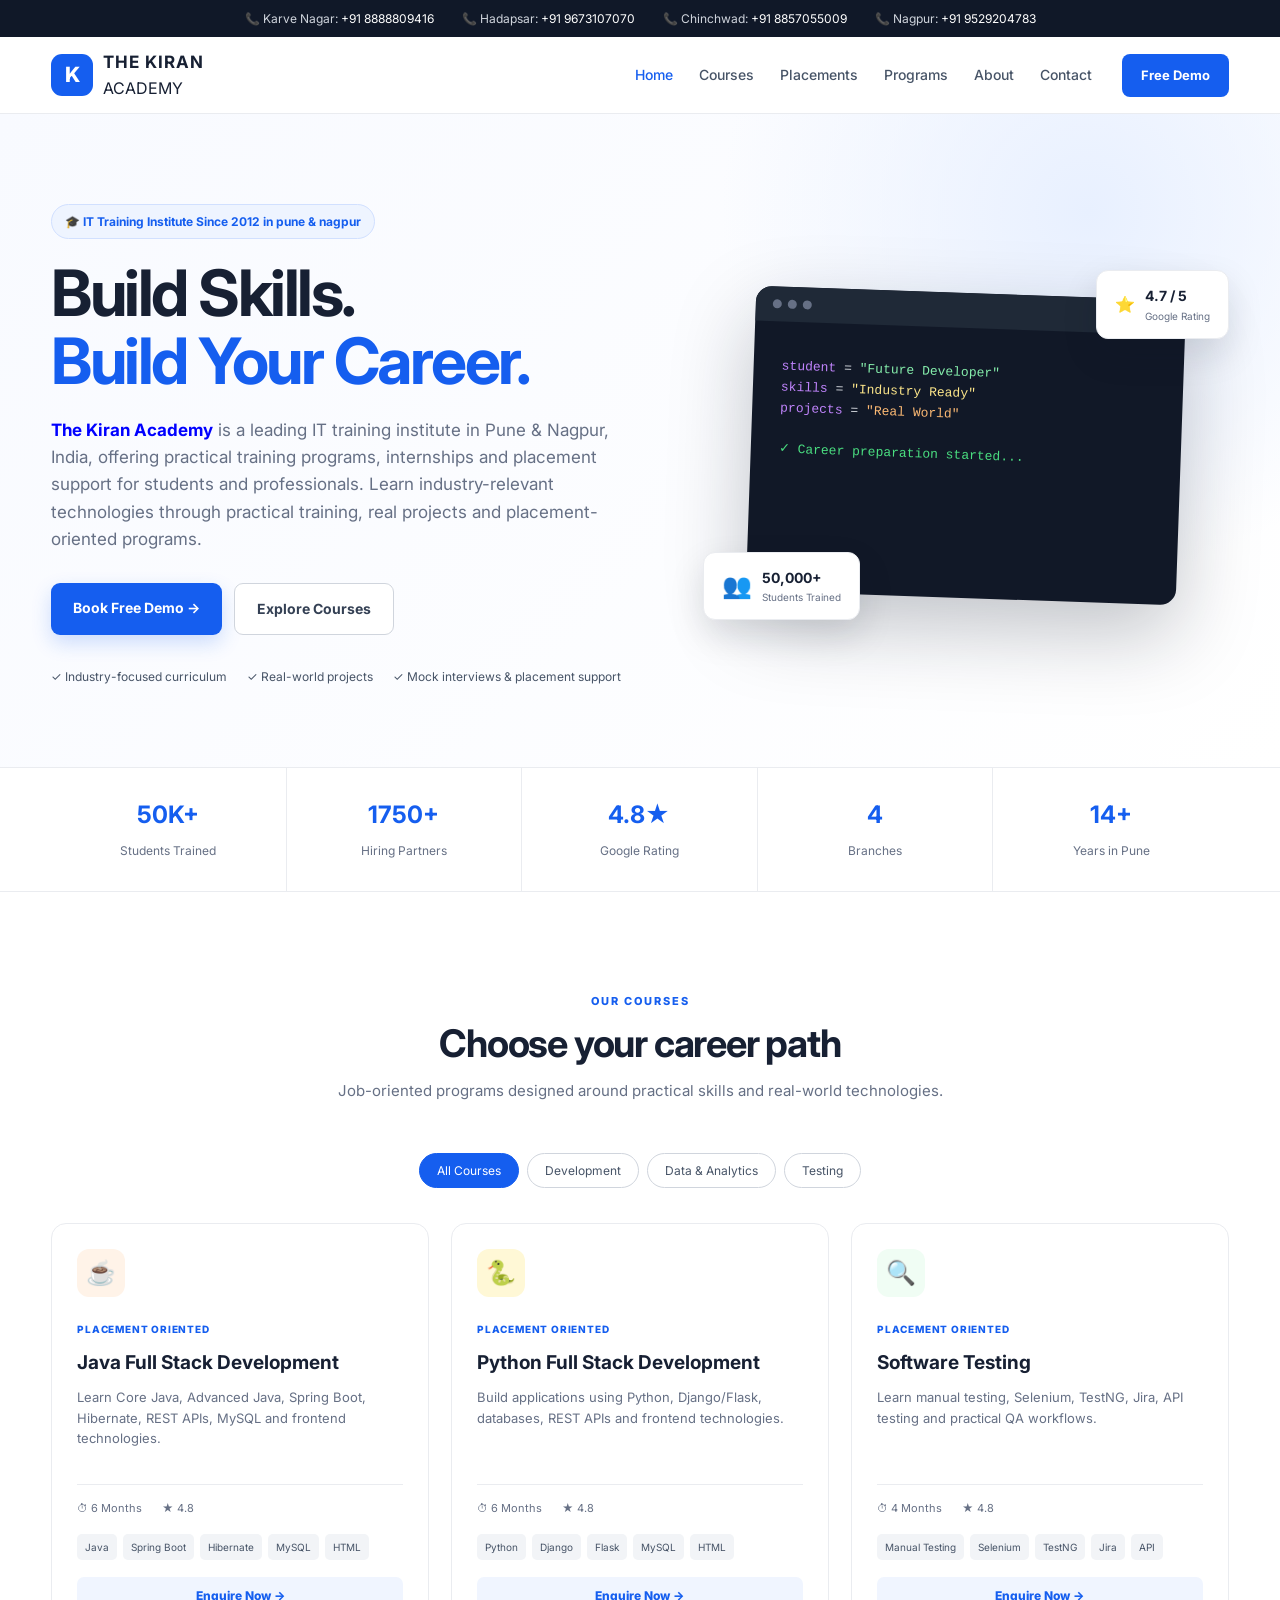
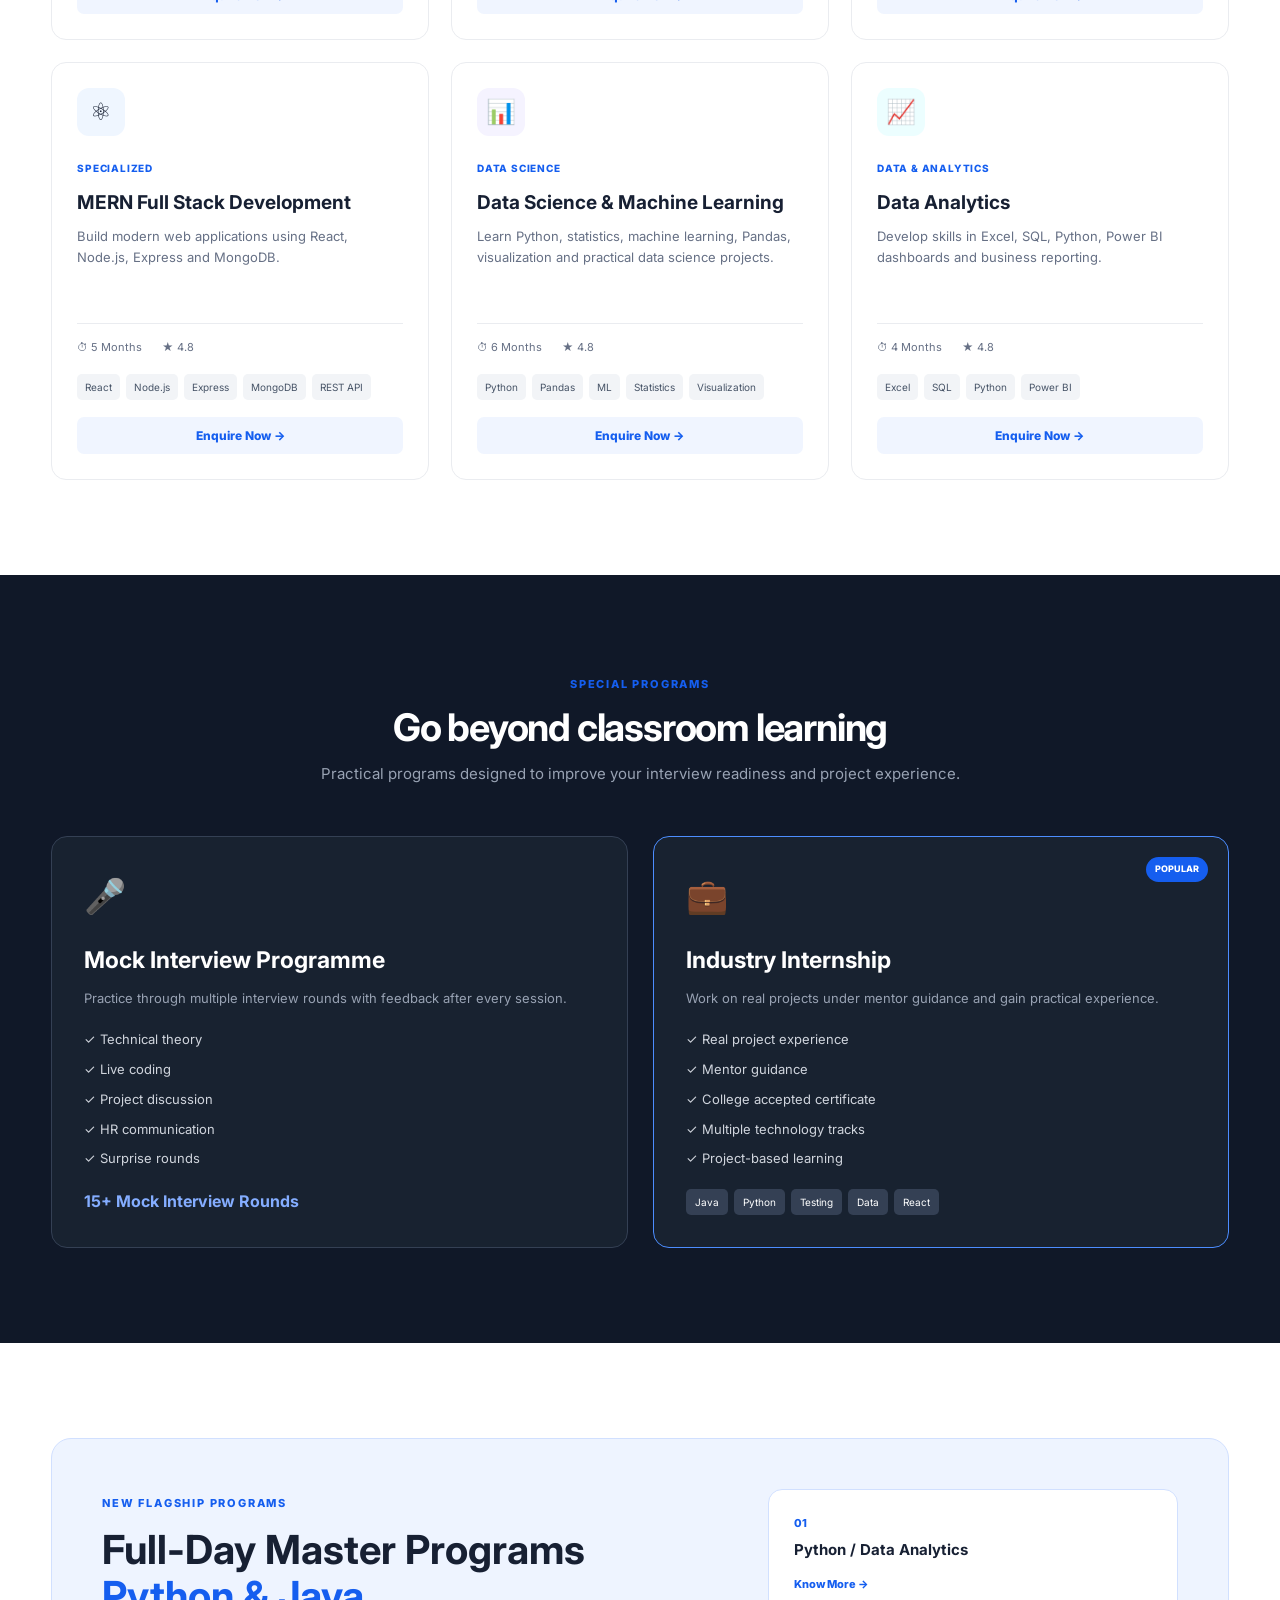
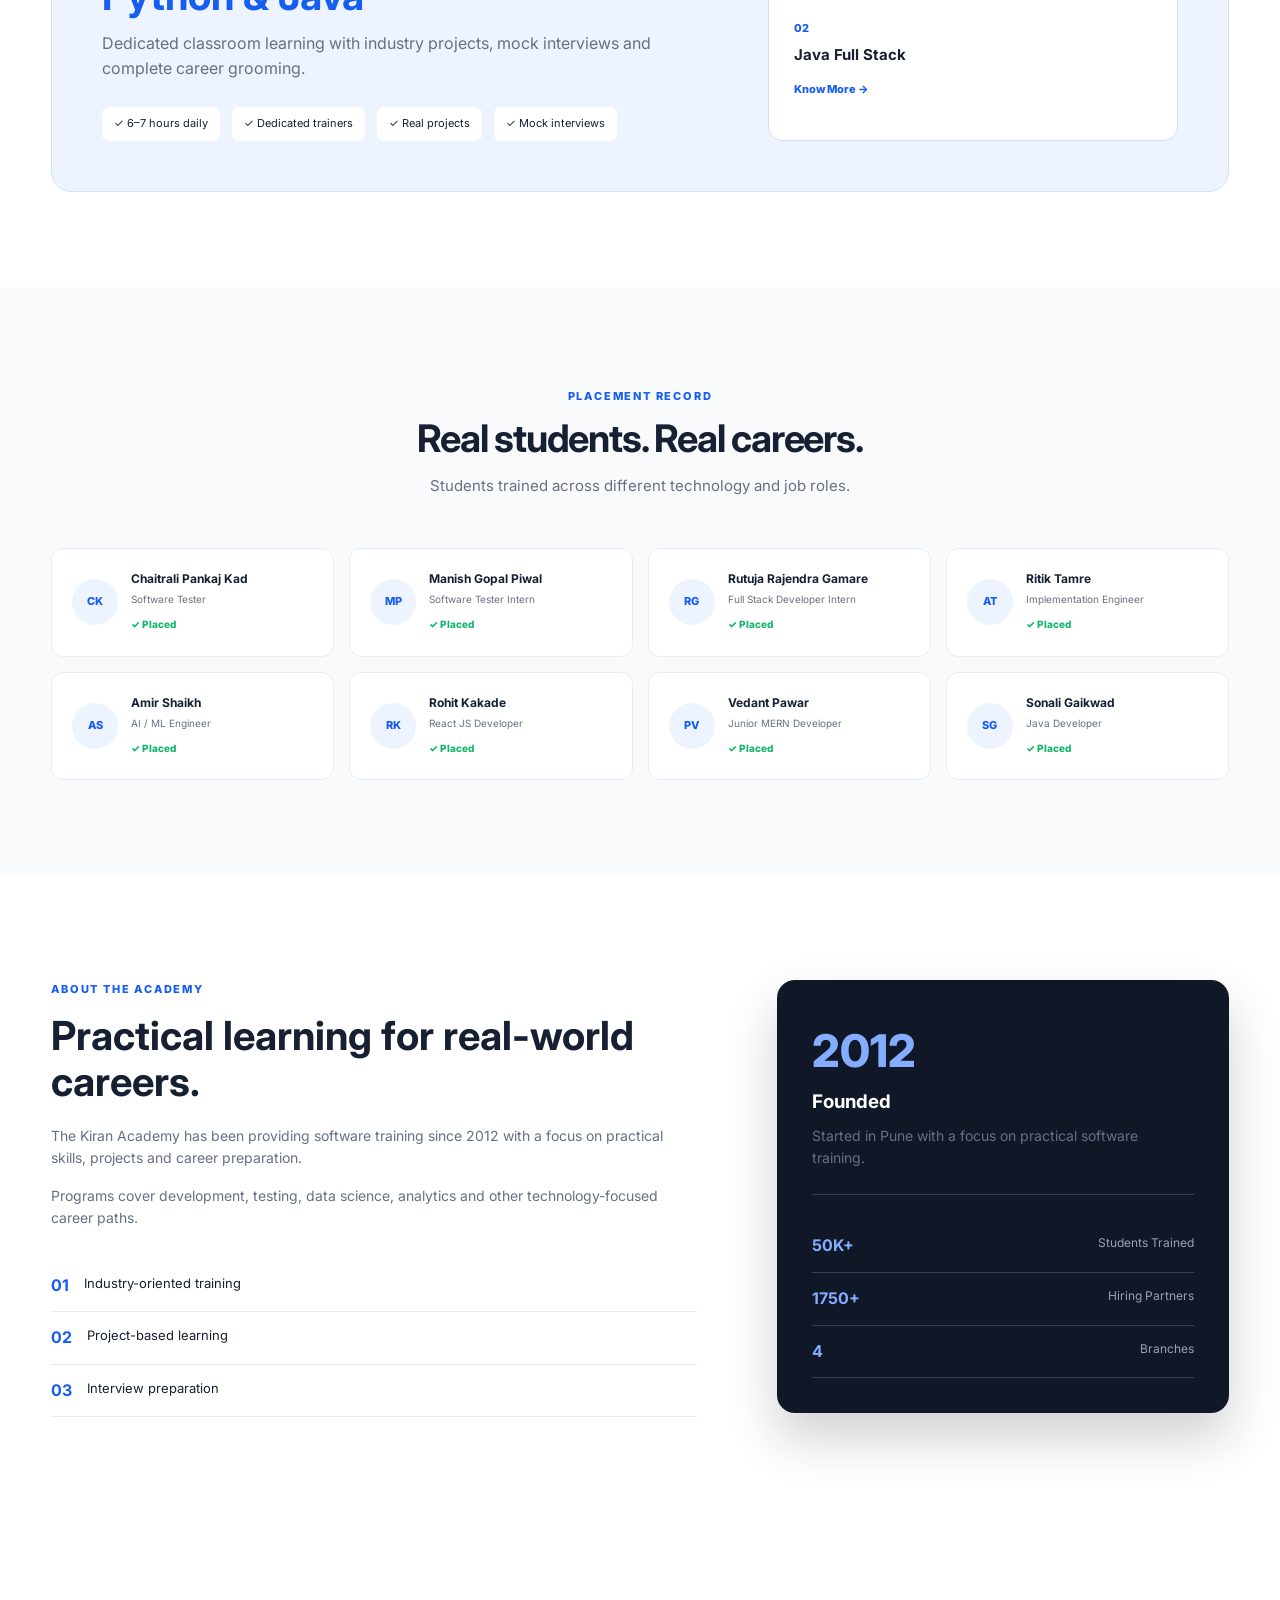
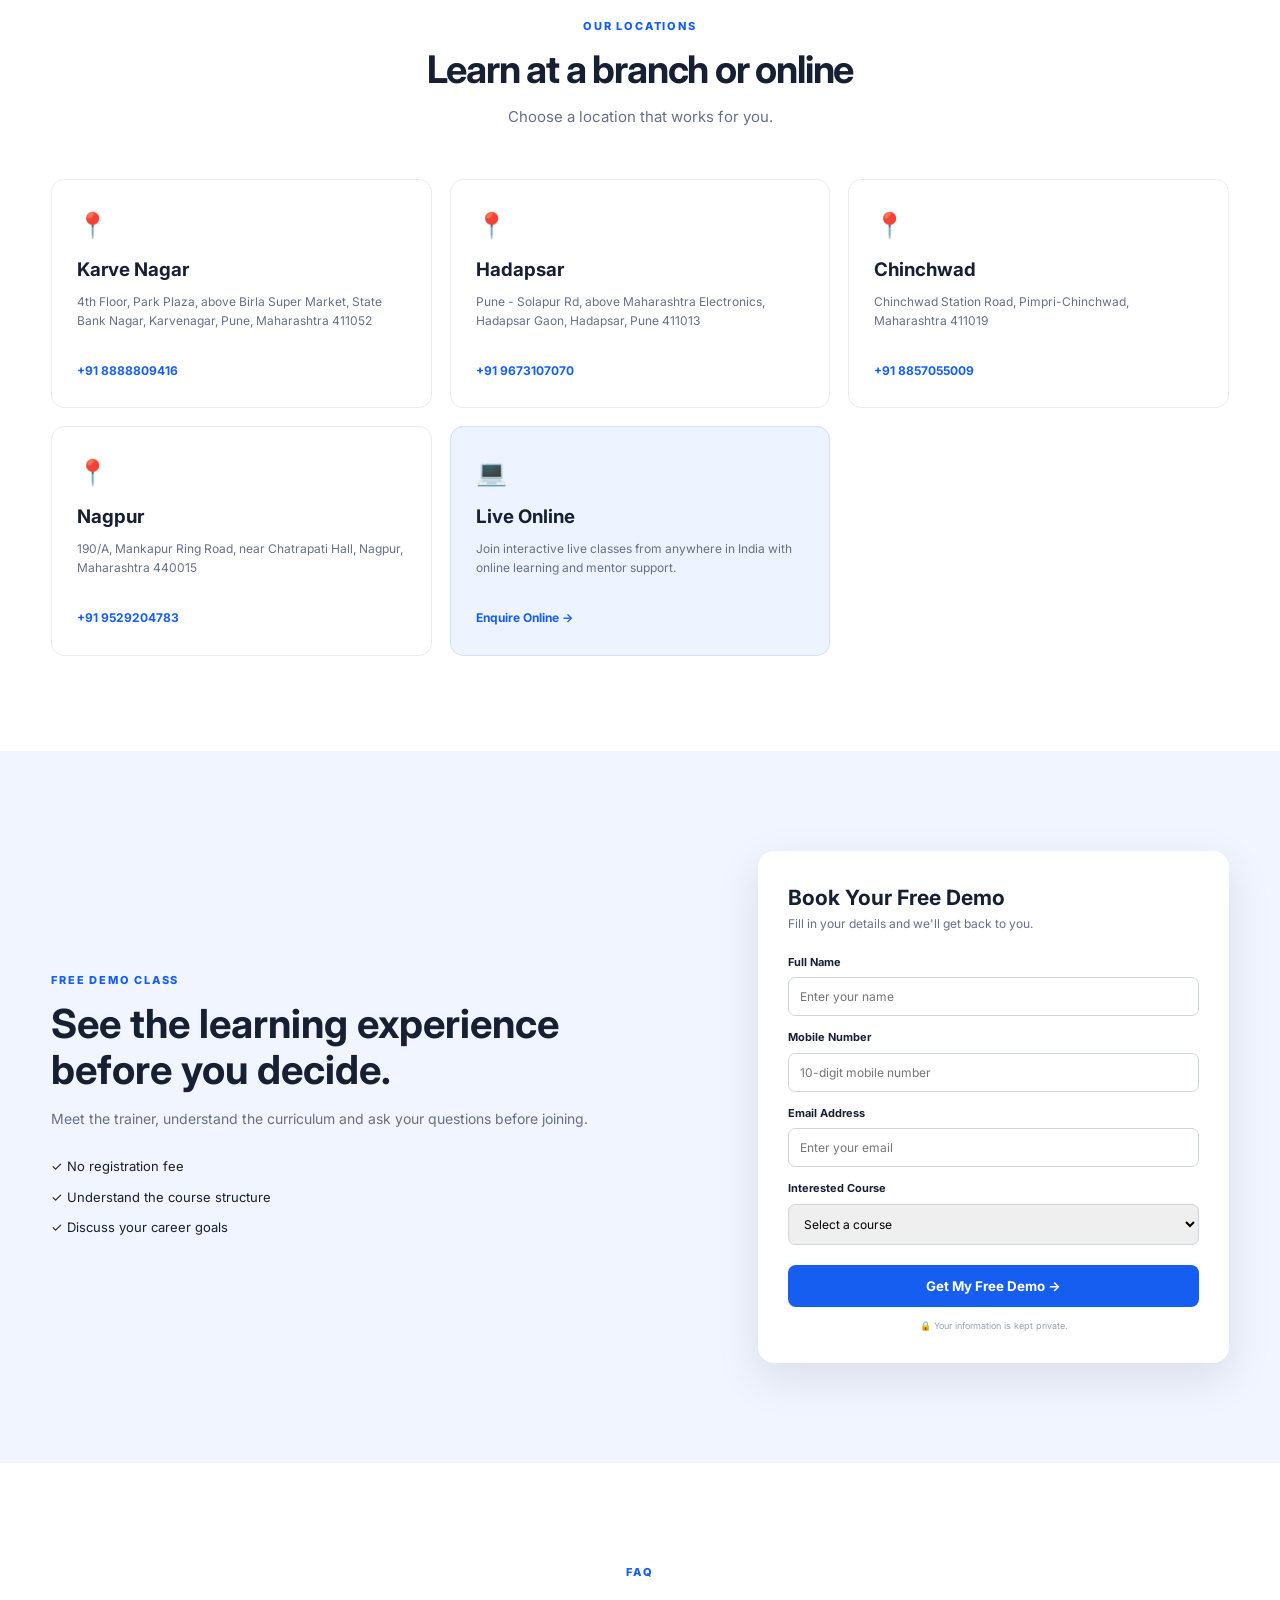
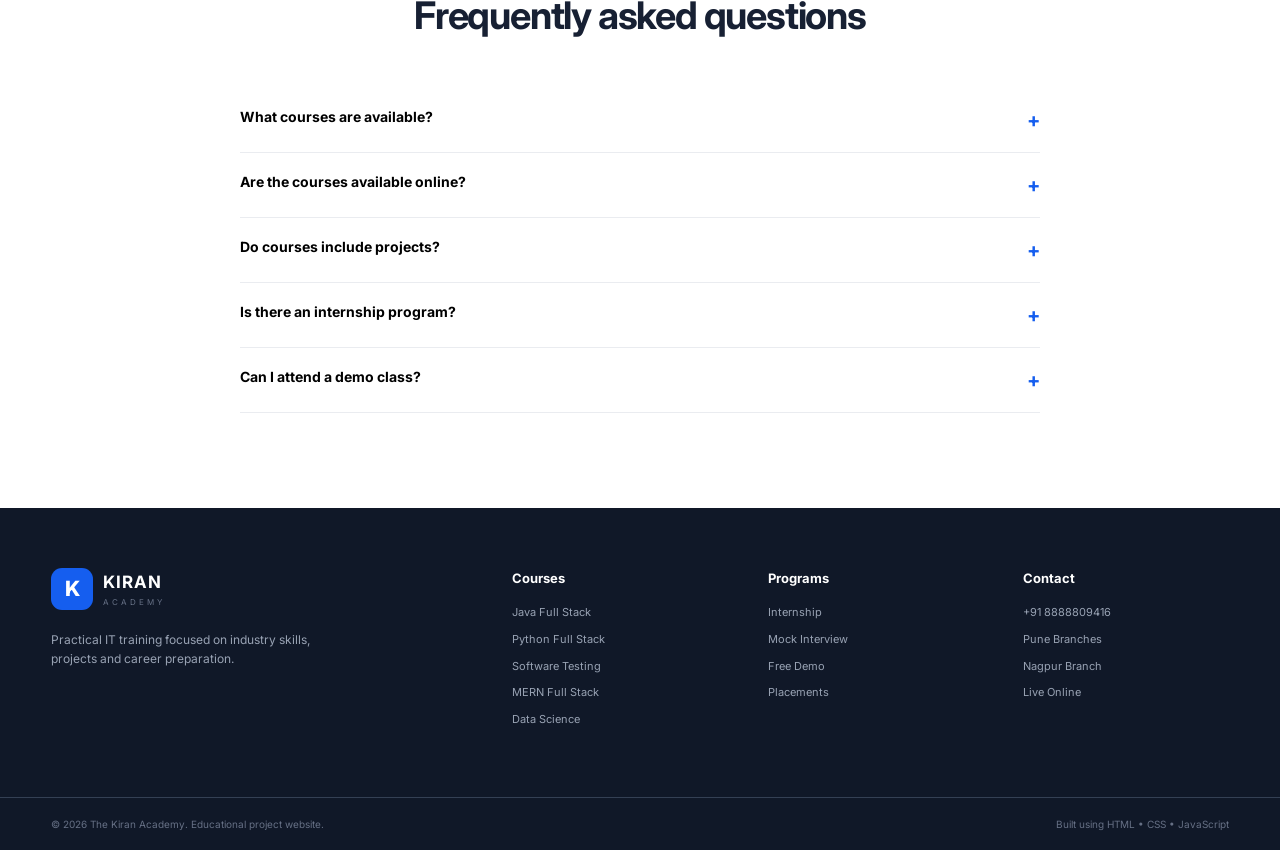
<file: kiran-academy-clone/index.html>
<!DOCTYPE html>
<html lang="en">

<head>
    <meta charset="UTF-8">

    <meta name="viewport"
        content="width=device-width, initial-scale=1.0">

    <title>The Kiran Academy | IT Training & Placement</title>

    <meta name="description"
        content="Career-focused IT training programs, internships and placement support.">

    <link rel="stylesheet" href="style.css">

    <!-- Google Font -->
    <link rel="preconnect" href="https://fonts.googleapis.com">
    <link rel="preconnect" href="https://fonts.gstatic.com" crossorigin>

    <link href="https://fonts.googleapis.com/css2?family=Inter:wght@400;500;600;700;800&display=swap"
        rel="stylesheet">

</head>

<body>

    <!-- ================= TOP BAR ================= -->

    <div class="top-bar">

        <div class="container top-content">

            <div>
                📞 Karve Nagar:
                <a href="tel:+918888809416">
                    +91 8888809416
                </a>
            </div>

            <div>
                📞 Hadapsar:
                <a href="tel:+919673107070">
                    +91 9673107070
                </a>
            </div>

            <div>
                📞 Chinchwad:
                <a href="tel:+918857055009">
                    +91 8857055009
                </a>
            </div>

            <div>
                📞 Nagpur:
                <a href="tel:+919529204783">
                    +91 9529204783
                </a>
            </div>

        </div>

    </div>


    <!-- ================= NAVBAR ================= -->

    <header class="navbar">

        <div class="container nav-container">

            <a href="#" class="logo">
                <span class="logo-icon">K</span>

                <div>
                    <strong><b style="color: red;"></b> THE KIRAN</strong>
                    <b style ="color:blue"></b> ACADEMY
                </div>
            </a>

            <nav id="navMenu">

                <a href="#home">Home</a>
                <a href="#courses">Courses</a>
                <a href="#placements">Placements</a>
                <a href="#programs">Programs</a>
                <a href="#about">About</a>
                <a href="#contact">Contact</a>

            </nav>

            <a href="#demo" class="nav-button">
                Free Demo
            </a>

            <button class="menu-button" id="menuButton">
                ☰
            </button>

        </div>

    </header>

    <!-- ================= HERO ================= -->

    <main>

        <section class="hero" id="home">

            <div class="container hero-grid">

                <div class="hero-content">

                    <span class="badge">🎓 IT Training Institute Since 2012 in pune & nagpur </span>
                    <h1>
                        Build Skills.
                        <span>Build Your Career.</span>
                    </h1>

                    <p><b style="color:blue;font-weight:bold"> The Kiran Academy</style></b> 
                        is a leading IT training institute in Pune & Nagpur, India, offering practical training programs,
                         internships and placement support for students and professionals.
                        Learn industry-relevant technologies through
                        practical training, real projects and
                        placement-oriented programs. 
                    </p>


                    <div class="hero-buttons">

                        <a href="#demo" class="btn primary">
                            Book Free Demo →
                        </a>

                        <a href="#courses" class="btn secondary">
                            Explore Courses
                        </a>

                    </div>

                    <div class="hero-points">

                        <div>
                            ✓ Industry-focused curriculum
                        </div>

                        <div>
                            ✓ Real-world projects
                        </div>

                        <div>
                            ✓ Mock interviews & placement support
                        </div>

                    </div>

                </div>

                <!-- HERO CARD -->

                <div class="hero-card">

                    <div class="floating-card top">
                        <span>⭐</span>
                        <div>
                            <strong>4.7 / 5</strong>
                            <small>Google Rating</small>
                        </div>
                    </div>

                    <div class="code-window">

                        <div class="window-header">
                            <span></span>
                            <span></span>
                            <span></span>
                        </div>

                        <div class="code-body">

                            <p>
                                <span class="purple">student</span>
                                =
                                <span class="green">"Future Developer"</span>
                            </p>

                            <p>
                                <span class="purple">skills</span>
                                =
                                <span class="yellow">"Industry Ready"</span>
                            </p>

                            <p>
                                <span class="purple">projects</span>
                                =
                                <span class="orange">"Real World"</span>
                            </p>

                            <br>

                            <p class="success">
                                ✓ Career preparation started...
                            </p>

                        </div>

                    </div>


                    <div class="floating-card bottom">

                        <span class="people-icon">
                            👥
                        </span>

                        <div>
                            <strong>50,000+</strong>
                            <small>Students Trained</small>
                        </div>

                    </div>

                </div>

            </div>

        </section>

        <!-- ================= STATS ================= -->

        <section class="stats">

            <div class="container stats-grid">

                <div class="stat">
                    <strong>50K+</strong>
                    <span>Students Trained</span>
                </div>

                <div class="stat">
                    <strong>1750+</strong>
                    <span>Hiring Partners</span>
                </div>

                <div class="stat">
                    <strong>4.8★</strong>
                    <span>Google Rating</span>
                </div>

                <div class="stat">
                    <strong>4</strong>
                    <span>Branches</span>
                </div>

                <div class="stat">
                    <strong>14+</strong>
                    <span>Years in Pune</span>
                </div>

            </div>

        </section>

        <!-- ================= COURSES ================= -->

        <section class="section" id="courses">

            <div class="container">

                <div class="section-heading">

                    <span class="section-label">
                        OUR COURSES
                    </span>

                    <h2>
                        Choose your career path
                    </h2>

                    <p>
                        Job-oriented programs designed around
                        practical skills and real-world technologies.
                    </p>

                </div>

                <!-- FILTER BUTTONS -->

                <div class="filters">

                    <button class="filter active"
                        data-filter="all">
                        All Courses
                    </button>

                    <button class="filter"
                        data-filter="development">
                        Development
                    </button>

                    <button class="filter"
                        data-filter="data">
                        Data & Analytics
                    </button>

                    <button class="filter"
                        data-filter="testing">
                        Testing
                    </button>

                </div>

                <div class="course-grid">

                    <!-- JAVA -->

                    <article class="course-card"
                        data-category="development">

                        <div class="course-icon java">
                            ☕
                        </div>

                        <span class="course-tag">
                            Placement Oriented
                        </span>

                        <h3>
                            Java Full Stack Development
                        </h3>

                        <p>
                            Learn Core Java, Advanced Java,
                            Spring Boot, Hibernate, REST APIs,
                            MySQL and frontend technologies.
                        </p>

                        <div class="course-info">

                            <span>⏱ 6 Months</span>
                            <span>★ 4.8</span>

                        </div>

                        <div class="skills">

                            <span>Java</span>
                            <span>Spring Boot</span>
                            <span>Hibernate</span>
                            <span>MySQL</span>
                            <span>HTML</span>

                        </div>

                        <button class="course-button"
                            onclick="openEnquiry('Java Full Stack Development')">

                            Enquire Now →

                        </button>

                    </article>

                    <!-- PYTHON -->

                    <article class="course-card"
                        data-category="development">

                        <div class="course-icon python">
                            🐍
                        </div>

                        <span class="course-tag">
                            Placement Oriented
                        </span>

                        <h3>
                            Python Full Stack Development
                        </h3>

                        <p>
                            Build applications using Python,
                            Django/Flask, databases, REST APIs
                            and frontend technologies.
                        </p>

                        <div class="course-info">

                            <span>⏱ 6 Months</span>
                            <span>★ 4.8</span>

                        </div>

                        <div class="skills">

                            <span>Python</span>
                            <span>Django</span>
                            <span>Flask</span>
                            <span>MySQL</span>
                            <span>HTML</span>

                        </div>

                        <button class="course-button"
                            onclick="openEnquiry('Python Full Stack Development')">

                            Enquire Now →

                        </button>

                    </article>

                    <!-- TESTING -->

                    <article class="course-card"
                        data-category="testing">

                        <div class="course-icon testing">
                            🔍
                        </div>

                        <span class="course-tag">
                            Placement Oriented
                        </span>

                        <h3>
                            Software Testing
                        </h3>

                        <p>
                            Learn manual testing, Selenium,
                            TestNG, Jira, API testing and
                            practical QA workflows.
                        </p>

                        <div class="course-info">

                            <span>⏱ 4 Months</span>
                            <span>★ 4.8</span>

                        </div>

                        <div class="skills">

                            <span>Manual Testing</span>
                            <span>Selenium</span>
                            <span>TestNG</span>
                            <span>Jira</span>
                            <span>API</span>

                        </div>

                        <button class="course-button"
                            onclick="openEnquiry('Software Testing')">

                            Enquire Now →

                        </button>

                    </article>

                    <!-- MERN -->

                    <article class="course-card"
                        data-category="development">

                        <div class="course-icon mern">
                            ⚛
                        </div>

                        <span class="course-tag">
                            Specialized
                        </span>

                        <h3>
                            MERN Full Stack Development
                        </h3>

                        <p>
                            Build modern web applications using
                            React, Node.js, Express and MongoDB.
                        </p>

                        <div class="course-info">

                            <span>⏱ 5 Months</span>
                            <span>★ 4.8</span>

                        </div>

                        <div class="skills">

                            <span>React</span>
                            <span>Node.js</span>
                            <span>Express</span>
                            <span>MongoDB</span>
                            <span>REST API</span>

                        </div>

                        <button class="course-button"
                            onclick="openEnquiry('MERN Full Stack Development')">

                            Enquire Now →

                        </button>

                    </article>

                    <!-- DATA SCIENCE -->

                    <article class="course-card"
                        data-category="data">

                        <div class="course-icon data">
                            📊
                        </div>

                        <span class="course-tag">
                            Data Science
                        </span>

                        <h3>
                            Data Science & Machine Learning
                        </h3>

                        <p>
                            Learn Python, statistics, machine
                            learning, Pandas, visualization and
                            practical data science projects.
                        </p>

                        <div class="course-info">

                            <span>⏱ 6 Months</span>
                            <span>★ 4.8</span>

                        </div>

                        <div class="skills">

                            <span>Python</span>
                            <span>Pandas</span>
                            <span>ML</span>
                            <span>Statistics</span>
                            <span>Visualization</span>

                        </div>

                        <button class="course-button"
                            onclick="openEnquiry('Data Science & Machine Learning')">

                            Enquire Now →

                        </button>

                    </article>

                    <!-- DATA ANALYTICS -->

                    <article class="course-card"
                        data-category="data">

                        <div class="course-icon analytics">
                            📈
                        </div>

                        <span class="course-tag">
                            Data & Analytics
                        </span>

                        <h3>
                            Data Analytics
                        </h3>

                        <p>
                            Develop skills in Excel, SQL, Python,
                            Power BI dashboards and business
                            reporting.
                        </p>

                        <div class="course-info">

                            <span>⏱ 4 Months</span>
                            <span>★ 4.8</span>

                        </div>

                        <div class="skills">

                            <span>Excel</span>
                            <span>SQL</span>
                            <span>Python</span>
                            <span>Power BI</span>

                        </div>

                        <button class="course-button"
                            onclick="openEnquiry('Data Analytics')">

                            Enquire Now →

                        </button>

                    </article>

                </div>

            </div>

        </section>

        <!-- ================= PROGRAMS ================= -->

        <section class="program-section"
            id="programs">

            <div class="container">

                <div class="section-heading light">

                    <span class="section-label">
                        SPECIAL PROGRAMS
                    </span>

                    <h2>
                        Go beyond classroom learning
                    </h2>

                    <p>
                        Practical programs designed to improve
                        your interview readiness and project experience.
                    </p>

                </div>

                <div class="program-grid">

                    <!-- MOCK INTERVIEW -->

                    <div class="program-card">

                        <div class="program-icon">
                            🎤
                        </div>

                        <h3>
                            Mock Interview Programme
                        </h3>

                        <p>
                            Practice through multiple interview
                            rounds with feedback after every session.
                        </p>

                        <ul>

                            <li>✓ Technical theory</li>
                            <li>✓ Live coding</li>
                            <li>✓ Project discussion</li>
                            <li>✓ HR communication</li>
                            <li>✓ Surprise rounds</li>

                        </ul>

                        <strong>
                            15+ Mock Interview Rounds
                        </strong>

                    </div>

                    <!-- INTERNSHIP -->

                    <div class="program-card featured">

                        <div class="program-icon">
                            💼
                        </div>

                        <span class="popular">
                            POPULAR
                        </span>

                        <h3>
                            Industry Internship
                        </h3>

                        <p>
                            Work on real projects under mentor
                            guidance and gain practical experience.
                        </p>

                        <ul>

                            <li>✓ Real project experience</li>
                            <li>✓ Mentor guidance</li>
                            <li>✓ College accepted certificate</li>
                            <li>✓ Multiple technology tracks</li>
                            <li>✓ Project-based learning</li>

                        </ul>

                        <div class="tracks">

                            <span>Java</span>
                            <span>Python</span>
                            <span>Testing</span>
                            <span>Data</span>
                            <span>React</span>

                        </div>

                    </div>

                </div>

            </div>

        </section>

        <!-- ================= FLAGSHIP PROGRAM ================= -->

        <section class="section">

            <div class="container">

                <div class="flagship">

                    <div>

                        <span class="section-label">
                            NEW FLAGSHIP PROGRAMS
                        </span>

                        <h2>
                            Full-Day Master Programs
                            <br>
                            <span>Python & Java</span>
                        </h2>

                        <p>
                            Dedicated classroom learning with
                            industry projects, mock interviews
                            and complete career grooming.
                        </p>

                        <div class="flagship-points">

                            <span>✓ 6–7 hours daily</span>
                            <span>✓ Dedicated trainers</span>
                            <span>✓ Real projects</span>
                            <span>✓ Mock interviews</span>

                        </div>

                    </div>

                    <div class="flagship-action">

                        <div class="program-number">
                            01
                        </div>

                        <h3>
                            Python / Data Analytics
                        </h3>

                        <button onclick="openEnquiry('Full-Day Master Program')">
                            Know More →
                        </button>

                        <div class="program-number second">
                            02
                        </div>

                        <h3>
                            Java Full Stack
                        </h3>

                        <button onclick="openEnquiry('Java Full Stack Master Program')">
                            Know More →
                        </button>

                    </div>

                </div>

            </div>

        </section>

        <!-- ================= PLACEMENTS ================= -->

        <section class="section placement-section"
            id="placements">

            <div class="container">

                <div class="section-heading">

                    <span class="section-label">
                        PLACEMENT RECORD
                    </span>

                    <h2>
                        Real students. Real careers.
                    </h2>

                    <p>
                        Students trained across different
                        technology and job roles.
                    </p>

                </div>

                <div class="placement-grid">

                    <div class="placement-card">

                        <div class="student-avatar">
                            CK
                        </div>

                        <div>

                            <h3>
                                Chaitrali Pankaj Kad
                            </h3>

                            <p>
                                Software Tester
                            </p>

                            <span>
                                ✓ Placed
                            </span>

                        </div>

                    </div>

                    <div class="placement-card">

                        <div class="student-avatar">
                            MP
                        </div>

                        <div>

                            <h3>
                                Manish Gopal Piwal
                            </h3>

                            <p>
                                Software Tester Intern
                            </p>

                            <span>
                                ✓ Placed
                            </span>

                        </div>

                    </div>

                    <div class="placement-card">

                        <div class="student-avatar">
                            RG
                        </div>

                        <div>

                            <h3>
                                Rutuja Rajendra Gamare
                            </h3>

                            <p>
                                Full Stack Developer Intern
                            </p>

                            <span>
                                ✓ Placed
                            </span>

                        </div>

                    </div>

                    <div class="placement-card">

                        <div class="student-avatar">
                            AT
                        </div>

                        <div>

                            <h3>
                                Ritik Tamre
                            </h3>

                            <p>
                                Implementation Engineer
                            </p>

                            <span>
                                ✓ Placed
                            </span>

                        </div>

                    </div>


                    <div class="placement-card">

                        <div class="student-avatar">
                            AS
                        </div>

                        <div>

                            <h3>
                                Amir Shaikh
                            </h3>

                            <p>
                                AI / ML Engineer
                            </p>

                            <span>
                                ✓ Placed
                            </span>

                        </div>

                    </div>

                    <div class="placement-card">

                        <div class="student-avatar">
                            RK
                        </div>

                        <div>

                            <h3>
                                Rohit Kakade
                            </h3>

                            <p>
                                React JS Developer
                            </p>

                            <span>
                                ✓ Placed
                            </span>

                        </div>

                    </div>

                    <div class="placement-card">

                        <div class="student-avatar">
                            PV
                        </div>

                        <div>

                            <h3>
                                Vedant Pawar
                            </h3>

                            <p>
                                Junior MERN Developer
                            </p>

                            <span>
                                ✓ Placed
                            </span>

                        </div>

                    </div>

                    <div class="placement-card">

                        <div class="student-avatar">
                            SG
                        </div>

                        <div>

                            <h3>
                                Sonali Gaikwad
                            </h3>

                            <p>
                                Java Developer
                            </p>

                            <span>
                                ✓ Placed
                            </span>

                        </div>

                    </div>

                </div>

            </div>

        </section>

        <!-- ================= ABOUT ================= -->

        <section class="about-section"
            id="about">

            <div class="container about-grid">

                <div>

                    <span class="section-label">
                        ABOUT THE ACADEMY
                    </span>

                    <h2>
                        Practical learning for
                        real-world careers.
                    </h2>

                    <p>
                        The Kiran Academy has been providing
                        software training since 2012 with a
                        focus on practical skills, projects
                        and career preparation.
                    </p>

                    <p>
                        Programs cover development, testing,
                        data science, analytics and other
                        technology-focused career paths.
                    </p>


                    <div class="about-features">

                        <div>
                            <strong>01</strong>
                            <span>Industry-oriented training</span>
                        </div>

                        <div>
                            <strong>02</strong>
                            <span>Project-based learning</span>
                        </div>

                        <div>
                            <strong>03</strong>
                            <span>Interview preparation</span>
                        </div>

                    </div>

                </div>

                <div class="about-card">

                    <div class="about-card-number">
                        2012
                    </div>

                    <h3>
                        Founded
                    </h3>

                    <p>
                        Started in Pune with a focus on
                        practical software training.
                    </p>

                    <hr>

                    <div class="about-stat">

                        <strong>
                            50K+
                        </strong>

                        <span>
                            Students Trained
                        </span>

                    </div>

                    <div class="about-stat">

                        <strong>
                            1750+
                        </strong>

                        <span>
                            Hiring Partners
                        </span>

                    </div>

                    <div class="about-stat">

                        <strong>
                            4
                        </strong>

                        <span>
                            Branches
                        </span>

                    </div>

                </div>

            </div>

        </section>

        <!-- ================= BRANCHES ================= -->

        <section class="section"
            id="contact">

            <div class="container">

                <div class="section-heading">

                    <span class="section-label">
                        OUR LOCATIONS
                    </span>

                    <h2>
                        Learn at a branch or online
                    </h2>

                    <p>
                        Choose a location that works for you.
                    </p>

                </div>

                <div class="branch-grid">

                    <div class="branch-card">

                        <span class="branch-icon">
                            📍
                        </span>

                        <h3>
                            Karve Nagar
                        </h3>

                        <p>
                            4th Floor, Park Plaza, above Birla
                            Super Market, State Bank Nagar,
                            Karvenagar, Pune, Maharashtra 411052
                        </p>

                        <a href="tel:+918888809416">
                            +91 8888809416
                        </a>

                    </div>


                    <div class="branch-card">

                        <span class="branch-icon">
                            📍
                        </span>

                        <h3>
                            Hadapsar
                        </h3>

                        <p>
                            Pune - Solapur Rd, above Maharashtra
                            Electronics, Hadapsar Gaon,
                            Hadapsar, Pune 411013
                        </p>

                        <a href="tel:+919673107070">
                            +91 9673107070
                        </a>

                    </div>

                    <div class="branch-card">

                        <span class="branch-icon">
                            📍
                        </span>

                        <h3>
                            Chinchwad
                        </h3>

                        <p>
                            Chinchwad Station Road,
                            Pimpri-Chinchwad,
                            Maharashtra 411019
                        </p>

                        <a href="tel:+918857055009">
                            +91 8857055009
                        </a>

                    </div>

                    <div class="branch-card">

                        <span class="branch-icon">
                            📍
                        </span>

                        <h3>
                            Nagpur
                        </h3>

                        <p>
                            190/A, Mankapur Ring Road,
                            near Chatrapati Hall,
                            Nagpur, Maharashtra 440015
                        </p>

                        <a href="tel:+919529204783">
                            +91 9529204783
                        </a>

                    </div>

                    <div class="branch-card online">

                        <span class="branch-icon">
                            💻
                        </span>

                        <h3>
                            Live Online
                        </h3>

                        <p>
                            Join interactive live classes from
                            anywhere in India with online learning
                            and mentor support.
                        </p>

                        <a href="tel:+918888809416">
                            Enquire Online →
                        </a>

                    </div>

                </div>

            </div>

        </section>

        <!-- ================= DEMO FORM ================= -->

        <section class="demo-section"
            id="demo">

            <div class="container demo-grid">


                <div class="demo-text">

                    <span class="section-label">
                        FREE DEMO CLASS
                    </span>

                    <h2>
                        See the learning experience
                        before you decide.
                    </h2>

                    <p>
                        Meet the trainer, understand the
                        curriculum and ask your questions
                        before joining.
                    </p>

                    <div class="demo-points">

                        <div>
                            ✓ No registration fee
                        </div>

                        <div>
                            ✓ Understand the course structure
                        </div>

                        <div>
                            ✓ Discuss your career goals
                        </div>

                    </div>

                </div>

                <form class="demo-form"
                    id="demoForm">

                    <h3>
                        Book Your Free Demo
                    </h3>

                    <p>
                        Fill in your details and we'll
                        get back to you.
                    </p>

                    <label>
                        Full Name
                    </label>

                    <input type="text"
                        id="name"
                        placeholder="Enter your name"
                        required>

                    <label>
                        Mobile Number
                    </label>

                    <input type="tel"
                        id="phone" placeholder="10-digit mobile number" pattern="[0-9]{10}" required>

                    <label>
                        Email Address
                    </label>

                    <input type="email"
                        id="email" placeholder="Enter your email" required>

                    <label>
                        Interested Course
                    </label>

                    <select id="course"
                        required>

                        <option value="">
                            Select a course
                        </option>

                        <option>
                            Java Full Stack Development
                        </option>

                        <option>
                            Python Full Stack Development
                        </option>

                        <option>
                            Software Testing
                        </option>

                        <option>
                            MERN Full Stack Development
                        </option>

                        <option>
                            Data Science & Machine Learning
                        </option>

                        <option>
                            Data Analytics
                        </option>

                    </select>

                    <button type="submit"
                        class="form-button">

                        Get My Free Demo → </button>

                    <small>
                        🔒 Your information is kept private.
                    </small>

                </form>

            </div>

        </section>

        <!-- ================= FAQ ================= -->

        <section class="section">

            <div class="container faq-container">

                <div class="section-heading">

                    <span class="section-label">
                        FAQ
                    </span>

                    <h2>
                        Frequently asked questions
                    </h2>

                </div>

                <div class="faq">

                    <div class="faq-item">

                        <button class="faq-question">

                            What courses are available?

                            <span>+</span>

                        </button>

                        <div class="faq-answer">

                            <p>
                                Courses include Java Full Stack,
                                Python Full Stack, Software Testing,
                                MERN Full Stack, Data Science &
                                Machine Learning and Data Analytics.
                            </p>

                        </div>

                    </div>

                    <div class="faq-item">

                        <button class="faq-question">

                            Are the courses available online?

                            <span>+</span>

                        </button>

                        <div class="faq-answer">

                            <p>
                                Yes. Live online learning is
                                available along with classroom
                                programs at selected branches.
                            </p>

                        </div>

                    </div>

                    <div class="faq-item">

                        <button class="faq-question">

                            Do courses include projects?

                            <span>+</span>

                        </button>

                        <div class="faq-answer">

                            <p>
                                Programs are designed around
                                practical learning and include
                                project-based work.
                            </p>

                        </div>

                    </div>

                    <div class="faq-item">

                        <button class="faq-question">

                            Is there an internship program?

                            <span>+</span>

                        </button>

                        <div class="faq-answer">

                            <p>
                                Yes. The Industry Internship
                                program offers tracks including
                                Java, Python, Testing, Data and React.
                            </p>

                        </div>

                    </div>

                    <div class="faq-item">

                        <button class="faq-question">

                            Can I attend a demo class?

                            <span>+</span>

                        </button>

                        <div class="faq-answer">

                            <p>
                                Yes. You can submit the demo form
                                above to register your interest.
                            </p>

                        </div>

                    </div>

                </div>

            </div>

        </section>



    </main>

    <!-- ================= FOOTER ================= -->

    <footer>

        <div class="container footer-grid">

            <div class="footer-about">

                <a href="#" class="logo footer-logo">

                    <span class="logo-icon">
                        K
                    </span>

                    <div>
                        <strong>KIRAN</strong>
                        <small>ACADEMY</small>
                    </div>

                </a>

                <p>
                    Practical IT training focused on
                    industry skills, projects and
                    career preparation.
                </p>

            </div>

            <div>

                <h4>
                    Courses
                </h4>

                <a href="#courses">
                    Java Full Stack
                </a>

                <a href="#courses">
                    Python Full Stack
                </a>

                <a href="#courses">
                    Software Testing
                </a>

                <a href="#courses">
                    MERN Full Stack
                </a>

                <a href="#courses">
                    Data Science
                </a>

            </div>

            <div>

                <h4>
                    Programs
                </h4>

                <a href="#programs">
                    Internship
                </a>

                <a href="#programs">
                    Mock Interview
                </a>

                <a href="#demo">
                    Free Demo
                </a>

                <a href="#placements">
                    Placements
                </a>

            </div>

            <div>

                <h4>
                    Contact
                </h4>

                <a href="tel:+918888809416">
                    +91 8888809416
                </a>

                <a href="#contact">
                    Pune Branches
                </a>

                <a href="#contact">
                    Nagpur Branch
                </a>

                <a href="#contact">
                    Live Online
                </a>

            </div>

        </div>

        <div class="footer-bottom">

            <div class="container">

                <p>
                    © 2026 The Kiran Academy. Educational
                    project website.
                </p>

                <p>
                    Built using HTML • CSS • JavaScript
                </p>

            </div>

        </div>

    </footer>

    <!-- ================= MODAL ================= -->

    <div class="modal"
        id="enquiryModal">

        <div class="modal-content">

            <button class="modal-close"
                onclick="closeEnquiry()">
                ×
            </button>

            <span class="modal-icon">
                🎓
            </span>

            <h2>
                Course Enquiry
            </h2>

            <p id="selectedCourse">
                Course
            </p>

            <input type="text"
                id="modalName"
                placeholder="Your Name">

            <input type="tel"
                id="modalPhone"
                placeholder="Mobile Number">

            <button
                onclick="submitEnquiry()"
                class="form-button">

                Submit Enquiry →

            </button>

        </div>

    </div>

    <script src="script.js"></script>

</body>

</html>
</file>
<file: kiran-academy-clone/style.css>
/* =========================================
   RESET
========================================= */

* {
    margin: 0;
    padding: 0;
    box-sizing: border-box;
}

html {
    scroll-behavior: smooth;
}

body {
    font-family: "Inter", sans-serif;
    color: #172033;
    background: #ffffff;
    line-height: 1.6;
}

a {
    text-decoration: none;
    color: inherit;
}

button,
input,
select {
    font-family: inherit;
}

button {
    cursor: pointer;
}


/* =========================================
   CONTAINER
========================================= */

.container {
    width: min(1180px, 92%);
    margin: auto;
}


/* =========================================
   TOP BAR
========================================= */

.top-bar {
    background: #101828;
    color: #d0d5dd;
    font-size: 12px;
}

.top-content {
    display: flex;
    justify-content: center;
    gap: 28px;
    padding: 9px 0;
    flex-wrap: wrap;
}

.top-content a {
    color: #ffffff;
}


/* =========================================
   NAVBAR
========================================= */

.navbar {
    position: sticky;
    top: 0;
    z-index: 1000;
    background: rgba(255,255,255,0.96);
    backdrop-filter: blur(12px);
    border-bottom: 1px solid #eaecf0;
}

.nav-container {
    height: 76px;
    display: flex;
    align-items: center;
    gap: 30px;
}

.logo {
    display: flex;
    align-items: center;
    gap: 10px;
    margin-right: auto;
}

.logo-icon {
    width: 42px;
    height: 42px;
    background: #155eef;
    color: white;
    border-radius: 11px;
    display: grid;
    place-items: center;
    font-weight: 800;
    font-size: 21px;
}

.logo strong {
    display: block;
    font-size: 17px;
    letter-spacing: 1px;
}

.logo small {
    display: block;
    font-size: 8px;
    letter-spacing: 3px;
    color: #667085;
}

nav {
    display: flex;
    gap: 26px;
}

nav a {
    font-size: 14px;
    font-weight: 500;
    color: #475467;
    transition: 0.2s;
}

nav a:hover {
    color: #155eef;
}

.nav-button {
    padding: 11px 19px;
    border-radius: 8px;
    background: #155eef;
    color: white;
    font-size: 13px;
    font-weight: 700;
}

.menu-button {
    display: none;
    border: 0;
    background: transparent;
    font-size: 26px;
}


/* =========================================
   HERO
========================================= */

.hero {
    background:
        radial-gradient(circle at 85% 15%, #e8f0ff 0, transparent 30%),
        linear-gradient(135deg, #f8faff, #ffffff);
    padding: 90px 0 80px;
    overflow: hidden;
}

.hero-grid {
    display: grid;
    grid-template-columns: 1.05fr 0.95fr;
    align-items: center;
    gap: 70px;
}

.badge {
    display: inline-block;
    padding: 7px 13px;
    background: #eef4ff;
    color: #155eef;
    border: 1px solid #d1e0ff;
    border-radius: 50px;
    font-size: 12px;
    font-weight: 700;
    margin-bottom: 20px;
}

.hero h1 {
    font-size: clamp(42px, 5vw, 66px);
    line-height: 1.06;
    letter-spacing: -2.5px;
    margin-bottom: 22px;
}

.hero h1 span {
    display: block;
    color: #155eef;
}

.hero-content > p {
    max-width: 610px;
    font-size: 17px;
    color: #667085;
    margin-bottom: 30px;
}

.hero-buttons {
    display: flex;
    gap: 12px;
    flex-wrap: wrap;
}

.btn {
    padding: 14px 22px;
    border-radius: 9px;
    font-size: 14px;
    font-weight: 700;
}

.btn.primary {
    background: #155eef;
    color: white;
    box-shadow: 0 8px 20px rgba(21,94,239,0.2);
}

.btn.secondary {
    background: white;
    color: #344054;
    border: 1px solid #d0d5dd;
}

.hero-points {
    margin-top: 32px;
    display: flex;
    gap: 20px;
    flex-wrap: wrap;
    color: #475467;
    font-size: 12px;
}


/* =========================================
   HERO CARD
========================================= */

.hero-card {
    min-height: 410px;
    position: relative;
    display: grid;
    place-items: center;
}

.code-window {
    width: 90%;
    max-width: 430px;
    background: #111827;
    border-radius: 16px;
    box-shadow: 0 30px 80px rgba(16,24,40,0.25);
    overflow: hidden;
    transform: rotate(2deg);
}

.window-header {
    background: #1f2937;
    padding: 13px 17px;
    display: flex;
    gap: 6px;
}

.window-header span {
    width: 9px;
    height: 9px;
    border-radius: 50%;
    background: #667085;
}

.code-body {
    padding: 35px 28px;
    min-height: 270px;
    color: #d1d5db;
    font-family: monospace;
    font-size: 13px;
}

.purple {
    color: #c084fc;
}

.green {
    color: #86efac;
}

.yellow {
    color: #fde68a;
}

.orange {
    color: #fdba74;
}

.success {
    color: #4ade80;
}

.floating-card {
    position: absolute;
    background: white;
    border: 1px solid #eaecf0;
    box-shadow: 0 15px 35px rgba(16,24,40,0.13);
    padding: 14px 18px;
    border-radius: 12px;
    display: flex;
    align-items: center;
    gap: 10px;
    z-index: 2;
}

.floating-card strong {
    display: block;
    font-size: 14px;
}

.floating-card small {
    display: block;
    color: #667085;
    font-size: 10px;
}

.floating-card.top {
    top: 30px;
    right: 0;
}

.floating-card.bottom {
    bottom: 30px;
    left: 0;
}

.people-icon {
    font-size: 24px;
}


/* =========================================
   STATS
========================================= */

.stats {
    border-top: 1px solid #eaecf0;
    border-bottom: 1px solid #eaecf0;
    background: white;
}

.stats-grid {
    display: grid;
    grid-template-columns: repeat(5, 1fr);
}

.stat {
    padding: 28px 15px;
    text-align: center;
    border-right: 1px solid #eaecf0;
}

.stat:last-child {
    border-right: 0;
}

.stat strong {
    display: block;
    color: #155eef;
    font-size: 24px;
    margin-bottom: 3px;
}

.stat span {
    color: #667085;
    font-size: 12px;
}


/* =========================================
   GENERAL SECTION
========================================= */

.section {
    padding: 95px 0;
}

.section-heading {
    text-align: center;
    max-width: 700px;
    margin: 0 auto 50px;
}

.section-label {
    color: #155eef;
    font-size: 11px;
    font-weight: 800;
    letter-spacing: 1.8px;
}

.section-heading h2 {
    font-size: 38px;
    line-height: 1.15;
    letter-spacing: -1.2px;
    margin: 10px 0 13px;
}

.section-heading p {
    color: #667085;
    font-size: 15px;
}


/* =========================================
   FILTERS
========================================= */

.filters {
    display: flex;
    justify-content: center;
    gap: 8px;
    margin-bottom: 35px;
    flex-wrap: wrap;
}

.filter {
    background: white;
    border: 1px solid #d0d5dd;
    padding: 9px 17px;
    border-radius: 50px;
    color: #475467;
    font-size: 12px;
}

.filter.active,
.filter:hover {
    background: #155eef;
    border-color: #155eef;
    color: white;
}


/* =========================================
   COURSE CARDS
========================================= */

.course-grid {
    display: grid;
    grid-template-columns: repeat(3, 1fr);
    gap: 22px;
}

.course-card {
    border: 1px solid #eaecf0;
    padding: 25px;
    border-radius: 15px;
    transition: 0.25s;
    background: white;
}

.course-card:hover {
    transform: translateY(-6px);
    border-color: #b2ccff;
    box-shadow: 0 18px 45px rgba(16,24,40,0.09);
}

.course-icon {
    width: 48px;
    height: 48px;
    display: grid;
    place-items: center;
    border-radius: 12px;
    font-size: 24px;
    margin-bottom: 18px;
}

.java {
    background: #fff3e8;
}

.python {
    background: #fff8d6;
}

.testing {
    background: #f0fdf4;
}

.mern {
    background: #eff6ff;
}

.data {
    background: #f5f3ff;
}

.analytics {
    background: #ecfeff;
}

.course-tag {
    font-size: 10px;
    font-weight: 800;
    color: #155eef;
    text-transform: uppercase;
    letter-spacing: 0.8px;
}

.course-card h3 {
    margin: 8px 0;
    font-size: 19px;
}

.course-card p {
    color: #667085;
    font-size: 13px;
    min-height: 82px;
}

.course-info {
    display: flex;
    gap: 20px;
    border-top: 1px solid #eaecf0;
    padding-top: 15px;
    margin-top: 15px;
    font-size: 11px;
    color: #667085;
}

.skills {
    display: flex;
    gap: 6px;
    flex-wrap: wrap;
    margin: 17px 0;
}

.skills span {
    background: #f2f4f7;
    color: #475467;
    padding: 5px 8px;
    border-radius: 5px;
    font-size: 10px;
}

.course-button {
    width: 100%;
    border: 0;
    background: #f0f5ff;
    color: #155eef;
    padding: 11px;
    border-radius: 7px;
    font-size: 12px;
    font-weight: 800;
}

.course-button:hover {
    background: #155eef;
    color: white;
}


/* =========================================
   PROGRAM SECTION
========================================= */

.program-section {
    background: #101828;
    padding: 95px 0;
}

.light h2 {
    color: white;
}

.light p {
    color: #98a2b3;
}

.program-grid {
    display: grid;
    grid-template-columns: repeat(2, 1fr);
    gap: 25px;
}

.program-card {
    position: relative;
    border: 1px solid #344054;
    border-radius: 16px;
    padding: 32px;
    background: #182230;
    color: white;
}

.program-card.featured {
    border-color: #4c8dff;
}

.program-icon {
    font-size: 34px;
    margin-bottom: 18px;
}

.program-card h3 {
    font-size: 23px;
    margin-bottom: 10px;
}

.program-card p {
    color: #98a2b3;
    font-size: 13px;
}

.program-card ul {
    list-style: none;
    margin: 20px 0;
}

.program-card li {
    margin: 9px 0;
    color: #d0d5dd;
    font-size: 13px;
}

.program-card > strong {
    color: #84adff;
}

.popular {
    position: absolute;
    top: 20px;
    right: 20px;
    background: #155eef;
    padding: 5px 9px;
    border-radius: 30px;
    font-size: 9px;
    font-weight: 800;
}

.tracks {
    display: flex;
    gap: 6px;
    flex-wrap: wrap;
}

.tracks span {
    background: #344054;
    padding: 5px 9px;
    border-radius: 5px;
    font-size: 10px;
}


/* =========================================
   FLAGSHIP
========================================= */

.flagship {
    display: grid;
    grid-template-columns: 1.2fr 0.8fr;
    background: #eef4ff;
    border: 1px solid #d1e0ff;
    border-radius: 20px;
    padding: 50px;
    gap: 50px;
}

.flagship h2 {
    font-size: 40px;
    line-height: 1.15;
    margin: 12px 0;
}

.flagship h2 span {
    color: #155eef;
}

.flagship p {
    color: #667085;
    max-width: 550px;
}

.flagship-points {
    display: flex;
    gap: 12px;
    flex-wrap: wrap;
    margin-top: 25px;
}

.flagship-points span {
    background: white;
    padding: 8px 12px;
    border-radius: 7px;
    font-size: 11px;
}

.flagship-action {
    background: white;
    padding: 25px;
    border-radius: 14px;
    border: 1px solid #d1e0ff;
}

.program-number {
    color: #155eef;
    font-size: 11px;
    font-weight: 800;
}

.flagship-action h3 {
    font-size: 15px;
    margin: 5px 0 8px;
}

.flagship-action button {
    border: 0;
    background: transparent;
    color: #155eef;
    font-size: 11px;
    font-weight: 800;
}

.program-number.second {
    margin-top: 25px;
}


/* =========================================
   PLACEMENTS
========================================= */

.placement-section {
    background: #f8fafc;
}

.placement-grid {
    display: grid;
    grid-template-columns: repeat(4, 1fr);
    gap: 15px;
}

.placement-card {
    background: white;
    border: 1px solid #eaecf0;
    border-radius: 12px;
    padding: 20px;
    display: flex;
    gap: 13px;
    align-items: center;
}

.student-avatar {
    flex-shrink: 0;
    width: 46px;
    height: 46px;
    border-radius: 50%;
    background: #eef4ff;
    color: #155eef;
    display: grid;
    place-items: center;
    font-size: 11px;
    font-weight: 800;
}

.placement-card h3 {
    font-size: 12px;
}

.placement-card p {
    color: #667085;
    font-size: 10px;
    margin: 3px 0;
}

.placement-card span {
    color: #12b76a;
    font-size: 10px;
    font-weight: 800;
}


/* =========================================
   ABOUT
========================================= */

.about-section {
    padding: 100px 0;
}

.about-grid {
    display: grid;
    grid-template-columns: 1fr 0.7fr;
    gap: 80px;
    align-items: center;
}

.about-grid h2 {
    font-size: 40px;
    line-height: 1.15;
    margin: 12px 0 20px;
}

.about-grid > div > p {
    color: #667085;
    font-size: 14px;
    margin-bottom: 15px;
}

.about-features {
    margin-top: 30px;
}

.about-features div {
    display: flex;
    gap: 15px;
    padding: 13px 0;
    border-bottom: 1px solid #eaecf0;
}

.about-features strong {
    color: #155eef;
}

.about-features span {
    font-size: 13px;
}

.about-card {
    padding: 35px;
    background: #101828;
    color: white;
    border-radius: 18px;
    box-shadow: 0 25px 50px rgba(16,24,40,0.2);
}

.about-card-number {
    font-size: 45px;
    color: #84adff;
    font-weight: 800;
}

.about-card h3 {
    margin-bottom: 8px;
}

.about-card p {
    color: #98a2b3;
    font-size: 13px;
}

.about-card hr {
    border: 0;
    border-top: 1px solid #344054;
    margin: 25px 0;
}

.about-stat {
    display: flex;
    justify-content: space-between;
    border-bottom: 1px solid #344054;
    padding: 13px 0;
}

.about-stat strong {
    color: #84adff;
}

.about-stat span {
    color: #98a2b3;
    font-size: 12px;
}


/* =========================================
   BRANCHES
========================================= */

.branch-grid {
    display: grid;
    grid-template-columns: repeat(3, 1fr);
    gap: 18px;
}

.branch-card {
    border: 1px solid #eaecf0;
    padding: 25px;
    border-radius: 13px;
}

.branch-card.online {
    background: #eef4ff;
    border-color: #d1e0ff;
}

.branch-icon {
    font-size: 25px;
}

.branch-card h3 {
    margin: 10px 0 7px;
}

.branch-card p {
    color: #667085;
    font-size: 12px;
    min-height: 65px;
}

.branch-card a {
    color: #155eef;
    font-size: 12px;
    font-weight: 700;
}


/* =========================================
   DEMO SECTION
========================================= */

.demo-section {
    background: #f1f5ff;
    padding: 100px 0;
}

.demo-grid {
    display: grid;
    grid-template-columns: 1fr 0.75fr;
    gap: 80px;
    align-items: center;
}

.demo-text h2 {
    font-size: 40px;
    line-height: 1.15;
    margin: 10px 0 15px;
}

.demo-text > p {
    color: #667085;
    font-size: 14px;
}

.demo-points {
    margin-top: 25px;
}

.demo-points div {
    margin: 10px 0;
    font-size: 13px;
}

.demo-form {
    background: white;
    padding: 30px;
    border-radius: 16px;
    box-shadow: 0 15px 45px rgba(16,24,40,0.1);
}

.demo-form h3 {
    font-size: 21px;
}

.demo-form > p {
    color: #667085;
    font-size: 12px;
    margin-bottom: 20px;
}

.demo-form label {
    display: block;
    font-size: 11px;
    font-weight: 700;
    margin: 13px 0 6px;
}

.demo-form input,
.demo-form select,
.modal input {
    width: 100%;
    padding: 11px;
    border: 1px solid #d0d5dd;
    border-radius: 7px;
    outline: none;
    font-size: 12px;
}

.demo-form input:focus,
.demo-form select:focus,
.modal input:focus {
    border-color: #155eef;
    box-shadow: 0 0 0 3px #eef4ff;
}

.form-button {
    width: 100%;
    border: 0;
    background: #155eef;
    color: white;
    padding: 13px;
    border-radius: 8px;
    margin-top: 20px;
    font-weight: 700;
}

.form-button:hover {
    background: #004eea;
}

.demo-form small {
    display: block;
    text-align: center;
    color: #98a2b3;
    font-size: 9px;
    margin-top: 12px;
}


/* =========================================
   FAQ
========================================= */

.faq-container {
    max-width: 800px;
}

.faq-item {
    border-bottom: 1px solid #eaecf0;
}

.faq-question {
    width: 100%;
    border: 0;
    background: transparent;
    padding: 20px 0;
    display: flex;
    justify-content: space-between;
    font-size: 14px;
    font-weight: 700;
    text-align: left;
}

.faq-question span {
    color: #155eef;
    font-size: 20px;
}

.faq-answer {
    max-height: 0;
    overflow: hidden;
    transition: max-height 0.3s ease;
}

.faq-answer p {
    color: #667085;
    font-size: 13px;
    padding-bottom: 20px;
}

.faq-item.open .faq-answer {
    max-height: 150px;
}


/* =========================================
   FOOTER
========================================= */

footer {
    background: #101828;
    color: white;
}

.footer-grid {
    display: grid;
    grid-template-columns: 2fr 1fr 1fr 1fr;
    gap: 50px;
    padding: 60px 0;
}

.footer-logo {
    margin-bottom: 20px;
}

.footer-about p {
    color: #98a2b3;
    font-size: 12px;
    max-width: 300px;
}

footer h4 {
    margin-bottom: 16px;
    font-size: 13px;
}

footer > .container a:not(.logo) {
    display: block;
    color: #98a2b3;
    font-size: 11px;
    margin: 9px 0;
}

footer > .container a:not(.logo):hover {
    color: white;
}

.footer-bottom {
    border-top: 1px solid #344054;
}

.footer-bottom .container {
    padding: 18px 0;
    display: flex;
    justify-content: space-between;
    color: #667085;
    font-size: 10px;
}


/* =========================================
   MODAL
========================================= */

.modal {
    position: fixed;
    inset: 0;
    background: rgba(16,24,40,0.65);
    display: none;
    align-items: center;
    justify-content: center;
    z-index: 2000;
    padding: 20px;
}

.modal.show {
    display: flex;
}

.modal-content {
    background: white;
    width: min(420px, 100%);
    padding: 35px;
    border-radius: 16px;
    position: relative;
    box-shadow: 0 30px 80px rgba(0,0,0,0.25);
}

.modal-close {
    position: absolute;
    right: 15px;
    top: 12px;
    border: 0;
    background: transparent;
    font-size: 25px;
}

.modal-icon {
    display: block;
    font-size: 35px;
    margin-bottom: 10px;
}

.modal-content h2 {
    margin-bottom: 4px;
}

.modal-content > p {
    color: #155eef;
    font-size: 12px;
    font-weight: 700;
    margin-bottom: 20px;
}

.modal input {
    margin-bottom: 10px;
}


/* =========================================
   COURSE FILTER HIDE
========================================= */

.course-card.hidden {
    display: none;
}


/* =========================================
   RESPONSIVE
========================================= */

@media(max-width: 1000px) {

    nav {
        gap: 15px;
    }

    .hero-grid {
        grid-template-columns: 1fr;
    }

    .hero-content {
        text-align: center;
    }

    .hero-content > p {
        margin-left: auto;
        margin-right: auto;
    }

    .hero-buttons,
    .hero-points {
        justify-content: center;
    }

    .hero-card {
        max-width: 600px;
        width: 100%;
        margin: auto;
    }

    .course-grid {
        grid-template-columns: repeat(2, 1fr);
    }

    .placement-grid {
        grid-template-columns: repeat(2, 1fr);
    }

    .branch-grid {
        grid-template-columns: repeat(2, 1fr);
    }

    .flagship {
        grid-template-columns: 1fr;
    }

    .demo-grid {
        grid-template-columns: 1fr;
    }

}


@media(max-width: 760px) {

    .top-content {
        display: none;
    }

    .navbar {
        position: sticky;
    }

    .nav-container {
        height: 68px;
    }

    nav {
        position: absolute;
        top: 68px;
        left: 0;
        right: 0;
        background: white;
        border-bottom: 1px solid #eaecf0;
        display: none;
        flex-direction: column;
        padding: 20px;
        gap: 17px;
    }

    nav.open {
        display: flex;
    }

    .nav-button {
        display: none;
    }

    .menu-button {
        display: block;
    }

    .hero {
        padding: 65px 0;
    }

    .hero h1 {
        font-size: 43px;
    }

    .hero-card {
        min-height: 330px;
    }

    .floating-card.top {
        right: 0;
        top: 5px;
    }

    .floating-card.bottom {
        left: 0;
        bottom: 5px;
    }

    .code-window {
        width: 90%;
    }

    .stats-grid {
        grid-template-columns: repeat(2, 1fr);
    }

    .stat:nth-child(2) {
        border-right: 0;
    }

    .stat:last-child {
        grid-column: 1 / -1;
    }

    .course-grid {
        grid-template-columns: 1fr;
    }

    .program-grid {
        grid-template-columns: 1fr;
    }

    .placement-grid {
        grid-template-columns: 1fr;
    }

    .branch-grid {
        grid-template-columns: 1fr;
    }

    .about-grid {
        grid-template-columns: 1fr;
        gap: 40px;
    }

    .flagship {
        padding: 30px;
    }

    .flagship h2 {
        font-size: 31px;
    }

    .demo-grid {
        gap: 40px;
    }

    .demo-text h2 {
        font-size: 31px;
    }

    .footer-grid {
        grid-template-columns: 1fr 1fr;
        gap: 30px;
    }

    .footer-about {
        grid-column: 1 / -1;
    }

    .footer-bottom .container {
        flex-direction: column;
        gap: 5px;
    }

}


@media(max-width: 450px) {

    .hero h1 {
        font-size: 37px;
    }

    .section {
        padding: 70px 0;
    }

    .section-heading h2 {
        font-size: 30px;
    }

    .hero-points {
        flex-direction: column;
        gap: 8px;
    }

    .floating-card {
        padding: 10px;
    }

    .code-body {
        padding: 25px 15px;
        font-size: 10px;
    }

    .footer-grid {
        grid-template-columns: 1fr;
    }

}
</file>
